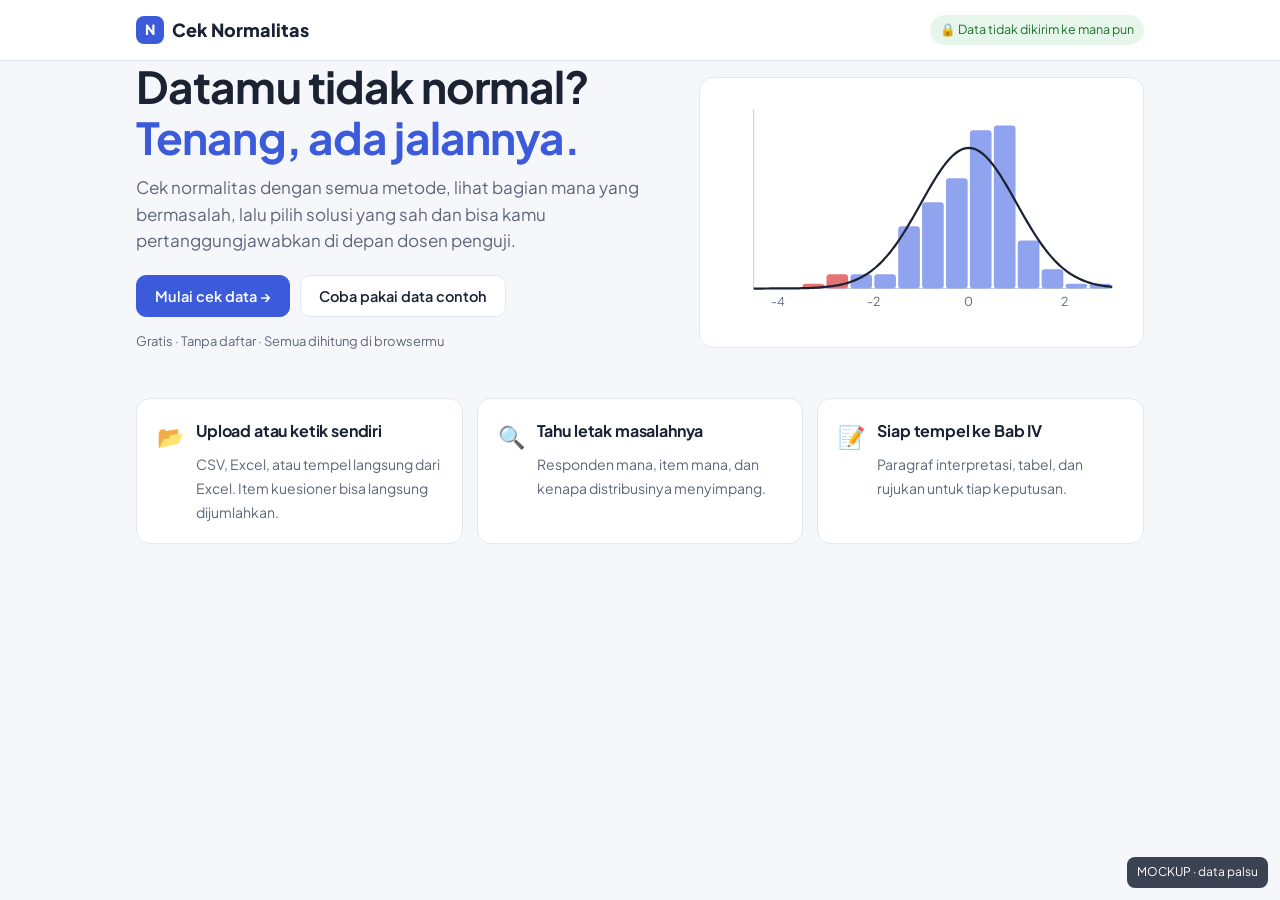
<file: mockup/mockup.html>
<!doctype html>
<html lang="id">
<head>
<meta charset="utf-8">
<meta name="viewport" content="width=device-width, initial-scale=1">
<title>Cek Normalitas (Mockup)</title>
<link rel="preconnect" href="https://fonts.googleapis.com">
<link href="https://fonts.googleapis.com/css2?family=Plus+Jakarta+Sans:wght@400;500;600;700;800&display=swap" rel="stylesheet">
<!-- MOCKUP: semua angka palsu, tidak ada perhitungan statistik sungguhan -->
<style>
:root{
  --bg:#f6f7fb; --card:#fff; --ink:#1b2333; --muted:#5d6779; --line:#e3e7ef;
  --brand:#3b5bdb; --brand-soft:#e8edff;
  --ok:#22702f; --ok-soft:#e6f6ea; --warn:#8a5200; --warn-soft:#fff4dd; --bad:#c92a2a; --bad-soft:#fde8e8;
  --radius:14px;
}
*{box-sizing:border-box}
body{margin:0;background:var(--bg);color:var(--ink);font:15px/1.55 "Plus Jakarta Sans",system-ui,sans-serif}
a{color:var(--brand)}
.wrap{max-width:1040px;margin:0 auto;padding:0 16px}
header{background:#fff;border-bottom:1px solid var(--line);position:sticky;top:0;z-index:5}
.top{display:flex;align-items:center;gap:12px;height:60px}
.logo{font-weight:800;font-size:18px;display:flex;align-items:center;gap:8px;cursor:pointer}
.logo i{width:28px;height:28px;border-radius:8px;background:var(--brand);display:grid;place-items:center;color:#fff;font-style:normal;font-size:14px}
.privacy{margin-left:auto;font-size:12.5px;color:var(--ok);background:var(--ok-soft);padding:5px 10px;border-radius:99px}
.steps{display:flex;gap:4px;overflow-x:auto;padding:10px 0 12px;scrollbar-width:none}
.step{flex:1 0 auto;display:flex;align-items:center;gap:8px;padding:6px 10px;border-radius:10px;font-size:13px;color:var(--muted);cursor:pointer;white-space:nowrap;border:0;background:none;font-family:inherit}
.step b{width:22px;height:22px;border-radius:50%;display:grid;place-items:center;background:var(--line);font-size:12px;color:var(--muted)}
.step.done b{background:var(--ok);color:#fff}
.step.on{background:var(--brand-soft);color:var(--brand);font-weight:600}
.step.on b{background:var(--brand);color:#fff}
main{padding:28px 0 60px}
section.page{display:none}
section.page.on{display:block;animation:fade .25s ease}
@keyframes fade{from{opacity:0;transform:translateY(6px)}to{opacity:1;transform:none}}
h1{font-size:clamp(28px,5vw,44px);line-height:1.15;margin:0 0 12px;letter-spacing:-.02em}
h2{font-size:24px;margin:0 0 4px;letter-spacing:-.01em}
h3{font-size:16px;margin:0 0 8px}
.sub{color:var(--muted);margin:0 0 22px}
.card{background:var(--card);border:1px solid var(--line);border-radius:var(--radius);padding:20px}
.grid{display:grid;gap:14px}
.g2{grid-template-columns:repeat(auto-fit,minmax(280px,1fr))}
.g3{grid-template-columns:repeat(auto-fit,minmax(220px,1fr))}
.btn{display:inline-flex;align-items:center;gap:8px;padding:11px 18px;border-radius:10px;border:1px solid var(--line);background:#fff;font:600 14.5px "Plus Jakarta Sans",sans-serif;cursor:pointer;color:var(--ink)}
.btn.primary{background:var(--brand);border-color:var(--brand);color:#fff}
.btn.small{padding:6px 12px;font-size:13px}
.nav{display:flex;justify-content:space-between;margin-top:24px;gap:10px}
.tabs{display:flex;gap:6px;background:var(--line);padding:4px;border-radius:12px;width:max-content;max-width:100%;overflow-x:auto;margin-bottom:16px}
.tabs button{border:0;background:none;padding:8px 14px;border-radius:9px;font:600 13.5px "Plus Jakarta Sans",sans-serif;color:var(--muted);cursor:pointer;white-space:nowrap}
.tabs button.on{background:#fff;color:var(--ink);box-shadow:0 1px 3px rgba(0,0,0,.08)}
.drop{border:2px dashed #c6cde0;border-radius:var(--radius);padding:36px 16px;text-align:center;background:#fafbff;cursor:pointer}
.drop:hover{border-color:var(--brand)}
.drop .ic{font-size:34px}
.tablewrap{overflow-x:auto;border:1px solid var(--line);border-radius:10px}
table{border-collapse:collapse;width:100%;font-size:13.5px;background:#fff}
th,td{padding:8px 10px;border-bottom:1px solid var(--line);text-align:left;white-space:nowrap}
th{background:#f3f5fa;font-weight:600;color:var(--muted);font-size:12.5px}
tr.flag td{background:var(--bad-soft)}
td.flag{background:var(--bad-soft);color:var(--bad);font-weight:700}
.note{display:flex;gap:10px;padding:12px 14px;border-radius:10px;font-size:14px;margin:10px 0}
.note.warn{background:var(--warn-soft);color:#6b4200}
.note.info{background:var(--brand-soft);color:#24398f}
.note.bad{background:var(--bad-soft);color:#7d1a1a}
.note.ok{background:var(--ok-soft);color:#1d5c2a}
.chip{display:inline-flex;align-items:center;gap:6px;padding:5px 10px;border-radius:99px;border:1px solid var(--line);font-size:13px;margin:3px;background:#fff;cursor:pointer;user-select:none}
.chip.rev{border-color:var(--warn);background:var(--warn-soft)}
.chip.sus{border-color:var(--bad);background:var(--bad-soft)}
.opt{border:1.5px solid var(--line);border-radius:var(--radius);padding:16px;cursor:pointer;background:#fff;transition:.15s}
.opt:hover{border-color:#a8b6ea}
.opt.on{border-color:var(--brand);background:var(--brand-soft)}
.opt .em{font-size:24px}
.opt small{display:block;color:var(--muted);margin-top:4px}
.status{border-radius:var(--radius);padding:18px;border:1px solid}
.status.bad{background:var(--bad-soft);border-color:#f3b5b5}
.status.ok{background:var(--ok-soft);border-color:#b2e0bd}
.status.warn{background:var(--warn-soft);border-color:#f0d293}
.status .lbl{font-size:12px;font-weight:700;text-transform:uppercase;letter-spacing:.05em}
.status .big{font-size:20px;font-weight:800;margin:4px 0}
.pill{font-size:12px;font-weight:700;padding:3px 9px;border-radius:99px;display:inline-block}
.pill.ok{background:var(--ok-soft);color:var(--ok)}
.pill.bad{background:var(--bad-soft);color:var(--bad)}
.pill.warn{background:var(--warn-soft);color:var(--warn)}
.q{display:inline-grid;place-items:center;width:17px;height:17px;border-radius:50%;background:var(--line);font-size:11px;color:var(--muted);cursor:help;margin-left:4px}
details{border:1px solid var(--line);border-radius:10px;background:#fff;margin-top:12px}
summary{padding:12px 14px;cursor:pointer;font-weight:600}
details>div{padding:0 14px 14px}
svg text{font-family:"Plus Jakarta Sans",sans-serif}
.finding{display:flex;gap:14px;align-items:flex-start;padding:16px;border-bottom:1px solid var(--line)}
.finding:last-child{border-bottom:0}
.finding .n{flex:0 0 34px;height:34px;border-radius:10px;display:grid;place-items:center;font-size:18px}
.sol{border:1px solid var(--line);border-radius:var(--radius);background:#fff;margin-bottom:12px;overflow:hidden}
.sol .hd{display:flex;gap:12px;align-items:center;padding:16px;cursor:pointer}
.sol .rank{width:30px;height:30px;border-radius:50%;background:var(--brand);color:#fff;display:grid;place-items:center;font-weight:700;flex:0 0 30px}
.sol .body{display:none;padding:0 16px 16px 58px}
.sol.open .body{display:block}
.compare{display:grid;grid-template-columns:repeat(auto-fit,minmax(240px,1fr));gap:12px}
.report{background:#fff;border:1px solid var(--line);border-radius:10px;padding:18px;font-family:"Times New Roman",serif;font-size:15.5px;line-height:1.7}
.ref{font-size:13.5px;color:var(--muted);padding-left:22px;text-indent:-22px;margin:4px 0}
.hero{display:grid;grid-template-columns:1.2fr 1fr;gap:28px;align-items:center}
@media(max-width:760px){.hero{grid-template-columns:1fr}.sol .body{padding-left:16px}}
.feat{display:flex;gap:12px;align-items:flex-start}
.feat span{font-size:22px}
.mock-badge{position:fixed;bottom:12px;right:12px;background:#1b2333;color:#fff;font-size:12px;padding:6px 10px;border-radius:8px;opacity:.85}
</style>
</head>
<body>
<header>
  <div class="wrap">
    <div class="top">
      <div class="logo" onclick="go(0)"><i>N</i>Cek Normalitas</div>
      <div class="privacy">🔒 Data tidak dikirim ke mana pun</div>
    </div>
    <nav class="steps" id="steps"></nav>
  </div>
</header>

<main class="wrap">

<!-- 0. BERANDA -->
<section class="page" data-title="Beranda">
  <div class="hero">
    <div>
      <h1>Datamu tidak normal?<br><span style="color:var(--brand)">Tenang, ada jalannya.</span></h1>
      <p class="sub" style="font-size:17px">Cek normalitas dengan semua metode, lihat bagian mana yang bermasalah, lalu pilih solusi yang sah dan bisa kamu pertanggungjawabkan di depan dosen penguji.</p>
      <div style="display:flex;gap:10px;flex-wrap:wrap">
        <button class="btn primary" onclick="go(1)">Mulai cek data →</button>
        <button class="btn" onclick="go(1);setTab('contoh')">Coba pakai data contoh</button>
      </div>
      <p style="color:var(--muted);font-size:13px;margin-top:14px">Gratis · Tanpa daftar · Semua dihitung di browsermu</p>
    </div>
    <div class="card">
      <svg id="heroChart" viewBox="0 0 360 200" width="100%"></svg>
    </div>
  </div>
  <div class="grid g3" style="margin-top:34px">
    <div class="card feat"><span>📂</span><div><h2 style="font-size:16px;margin:0 0 8px">Upload atau ketik sendiri</h2><span style="font-size:14px;color:var(--muted)">CSV, Excel, atau tempel langsung dari Excel. Item kuesioner bisa langsung dijumlahkan.</span></div></div>
    <div class="card feat"><span>🔍</span><div><h2 style="font-size:16px;margin:0 0 8px">Tahu letak masalahnya</h2><span style="font-size:14px;color:var(--muted)">Responden mana, item mana, dan kenapa distribusinya menyimpang.</span></div></div>
    <div class="card feat"><span>📝</span><div><h2 style="font-size:16px;margin:0 0 8px">Siap tempel ke Bab IV</h2><span style="font-size:14px;color:var(--muted)">Paragraf interpretasi, tabel, dan rujukan untuk tiap keputusan.</span></div></div>
  </div>
</section>

<!-- 1. DATA -->
<section class="page" data-title="Data">
  <h2>Masukkan datamu</h2>
  <p class="sub">Pilih salah satu cara. Datamu tetap di laptopmu.</p>
  <div class="tabs" id="dataTabs">
    <button data-t="upload" class="on">📂 Upload file</button>
    <button data-t="ketik">⌨️ Ketik sendiri</button>
    <button data-t="contoh">🧪 Pakai contoh</button>
  </div>
  <div data-tab="upload">
    <div class="drop" onclick="showPreview()">
      <div class="ic">📄</div>
      <b>Seret file ke sini atau klik untuk memilih</b>
      <div style="color:var(--muted);font-size:13px">.csv, .xlsx, .xls · baris pertama berisi nama kolom</div>
    </div>
  </div>
  <div data-tab="ketik" hidden>
    <div class="card">
      <div class="grid g3">
        <label>Jumlah variabel Y<br><select class="btn" style="width:100%"><option>1</option><option>2</option><option>3</option></select></label>
        <label>Jumlah variabel X<br><select class="btn" style="width:100%"><option>1</option><option selected>2</option><option>3</option><option>4</option></select></label>
        <label>Jumlah responden<br><input class="btn" style="width:100%" value="30"></label>
      </div>
      <div class="tablewrap" style="margin-top:14px">
        <table><tr><th>#</th><th>Y1</th><th>X1</th><th>X2</th></tr>
        <tr><td>1</td><td contenteditable>42</td><td contenteditable>38</td><td contenteditable>27</td></tr>
        <tr><td>2</td><td contenteditable>47</td><td contenteditable>41</td><td contenteditable>30</td></tr>
        <tr><td>3</td><td contenteditable></td><td contenteditable></td><td contenteditable></td></tr></table>
      </div>
      <p style="font-size:13px;color:var(--muted)">💡 Bisa langsung Ctrl+V dari Excel.</p>
    </div>
  </div>
  <div data-tab="contoh" hidden>
    <div class="grid g2">
      <div class="opt on" onclick="showPreview()"><div class="em">🧠</div><b>Kuesioner psikologi (150 responden)</b><small>Dukungan sosial → kesejahteraan psikologis. Ada efek plafon dan satu item belum dibalik.</small></div>
      <div class="opt" onclick="showPreview()"><div class="em">📊</div><b>Pretest–posttest (40 siswa)</b><small>Data berpasangan, cocok untuk mencoba uji Wilcoxon.</small></div>
    </div>
  </div>
  <div id="preview" hidden style="margin-top:18px">
    <div class="note ok">✅ <span><b>kuesioner_skripsi.xlsx</b> terbaca: 150 baris, 21 kolom (sheet "Data").</span></div>
    <div class="note warn">⚠️ <span>Kolom <b>P3</b> memakai koma desimal ("3,5"). Sudah otomatis dibaca sebagai angka.</span></div>
    <div class="tablewrap"><table id="prevTable"></table></div>
  </div>
  <div class="nav"><button class="btn" onclick="go(0)">← Kembali</button><button class="btn primary" onclick="go(2)">Lanjut: atur variabel →</button></div>
</section>

<!-- 2. VARIABEL -->
<section class="page" data-title="Variabel">
  <h2>Atur variabel</h2>
  <p class="sub">Tentukan kolom mana yang jadi Y dan X. Kalau datamu berupa item kuesioner, pilih item-itemnya dan kami jumlahkan.</p>
  <div class="grid g2">
    <div class="card">
      <div style="display:flex;justify-content:space-between;align-items:center"><h3>Y1 · Kesejahteraan Psikologis</h3><span class="pill ok">Dependen</span></div>
      <div style="font-size:13px;color:var(--muted);margin-bottom:8px">Gabungan 10 item · dijumlahkan · skala 1–5</div>
      <div id="chipsY"></div>
      <div class="note bad">🚩 <span><b>P7</b> berkorelasi negatif dengan total (r = −0,21). Kemungkinan item unfavorable yang belum dibalik. <button class="btn small" onclick="reverseP7(this)">Balik skor P7</button></span></div>
    </div>
    <div class="card">
      <div style="display:flex;justify-content:space-between;align-items:center"><h3>X1 · Dukungan Sosial</h3><span class="pill warn">Independen</span></div>
      <div style="font-size:13px;color:var(--muted);margin-bottom:8px">Gabungan 10 item · dijumlahkan · skala 1–5</div>
      <div id="chipsX"></div>
      <div class="note warn">⚠️ <span>Baris <b>87</b> berisi nilai <b>55</b> di S4 (di luar skala 1–5). Mungkin salah ketik "5". <a href="#">Lihat baris</a></span></div>
    </div>
  </div>
  <p style="font-size:13px;color:var(--muted)">Klik item untuk menandai <span class="chip rev" style="cursor:default">↺ unfavorable</span>. Skornya dibalik: 1↔5, 2↔4.</p>
  <button class="btn small">＋ Tambah variabel X</button> <button class="btn small">＋ Tambah kolom kelompok</button>
  <div class="note info" style="margin-top:14px">ℹ️ <span>3 baris punya sel kosong dan tidak diikutkan. Responden yang dianalisis: <b>147</b>.</span></div>
  <div class="nav"><button class="btn" onclick="go(1)">← Kembali</button><button class="btn primary" onclick="go(3)">Lanjut: pilih tujuan →</button></div>
</section>

<!-- 3. TUJUAN -->
<section class="page" data-title="Tujuan">
  <h2>Kamu mau menganalisis apa?</h2>
  <p class="sub">Ini menentukan <b>apa yang sebenarnya harus normal</b>. Tiap analisis punya syarat yang berbeda.</p>
  <div class="grid g3" id="goals">
    <div class="opt"><div class="em">🔗</div><b>Hubungan dua variabel</b><small>Korelasi Pearson · yang dicek: tiap variabel</small></div>
    <div class="opt on"><div class="em">➡️</div><b>Pengaruh X terhadap Y</b><small>Regresi linear · yang dicek: <b>residual</b></small></div>
    <div class="opt"><div class="em">⚖️</div><b>Bandingkan 2 kelompok</b><small>Uji-t independen · yang dicek: tiap kelompok</small></div>
    <div class="opt"><div class="em">🔁</div><b>Sebelum vs sesudah</b><small>Uji-t berpasangan · yang dicek: selisihnya</small></div>
    <div class="opt"><div class="em">🧩</div><b>Bandingkan &gt;2 kelompok</b><small>ANOVA satu arah · yang dicek: residual</small></div>
    <div class="opt"><div class="em">🔎</div><b>Cuma mau cek normalitas</b><small>Tiap variabel yang dipilih</small></div>
  </div>
  <div class="note info" style="margin-top:16px">💡 <span><b>Tahukah kamu?</b> Untuk regresi, yang harus normal adalah <b>residual</b>, bukan data X atau Y. Lebih dari 70% paper ekologi keliru di sini (Midway &amp; White, 2025).</span></div>
  <div class="nav"><button class="btn" onclick="go(2)">← Kembali</button><button class="btn primary" onclick="go(4)">Jalankan semua uji →</button></div>
</section>

<!-- 4. HASIL -->
<section class="page" data-title="Hasil">
  <h2>Hasil uji normalitas</h2>
  <p class="sub">Regresi: Dukungan Sosial → Kesejahteraan Psikologis · n = 147</p>
  <div class="grid g2">
    <div class="status bad">
      <div class="lbl" style="color:var(--bad)">⛔ Residual regresi</div>
      <div class="big">Tidak normal</div>
      <div style="font-size:14px">Shapiro-Wilk p = 0,001. Residual miring ke kiri (skewness −1,12; z = −5,6). Banyak responden memberi skor tertinggi.</div>
      <button class="btn small primary" style="margin-top:10px" onclick="go(5)">Lihat penyebabnya →</button>
    </div>
    <div class="card">
      <h3>Kenapa kesimpulannya begini?</h3>
      <div style="font-size:14px;color:var(--muted)">Untuk n antara 50 dan 300, kami memakai <b>Shapiro-Wilk</b> ditambah <b>z-skewness/z-kurtosis</b> (batas |z| &lt; 3,29; Kim, 2013). Hasilnya tidak ditentukan dari voting jumlah uji.</div>
      <div style="margin-top:10px;font-size:14px"><b>5 dari 7</b> uji menolak normalitas.</div>
    </div>
  </div>
  <div class="grid g2" style="margin-top:14px">
    <div class="card"><h3>Histogram residual <span class="q" title="Batang = data kamu. Garis = bentuk distribusi normal yang ideal.">?</span></h3><svg id="hist" viewBox="0 0 360 220" width="100%"></svg></div>
    <div class="card"><h3>Q-Q plot <span class="q" title="Kalau normal, titik mengikuti garis. Titik merah = paling menyimpang, klik untuk melihat barisnya.">?</span></h3><svg id="qq" viewBox="0 0 360 220" width="100%"></svg><div id="qqInfo" style="font-size:13px;color:var(--muted)">Klik titik merah untuk melihat respondennya.</div></div>
  </div>
  <details open>
    <summary>Semua uji (7)</summary>
    <div class="tablewrap"><table>
      <tr><th>Uji</th><th>Statistik</th><th>p</th><th>Hasil</th><th>Artinya</th></tr>
      <tr><td>Shapiro-Wilk <span class="q" title="Paling dianjurkan untuk sampel kecil sampai menengah.">?</span></td><td>0,962</td><td>0,001</td><td><span class="pill bad">Tidak normal</span></td><td>Uji utama untuk n = 147</td></tr>
      <tr><td>Kolmogorov-Smirnov (Lilliefors)</td><td>0,094</td><td>0,003</td><td><span class="pill bad">Tidak normal</span></td><td>Versi KS yang benar</td></tr>
      <tr><td>Kolmogorov-Smirnov klasik (SPSS)</td><td>0,094</td><td>0,148</td><td><span class="pill ok">Normal</span></td><td>⚠️ Terlalu longgar, sebaiknya tidak dipakai</td></tr>
      <tr><td>Anderson-Darling</td><td>1,48</td><td>0,001</td><td><span class="pill bad">Tidak normal</span></td><td>Peka terhadap ekor</td></tr>
      <tr><td>Jarque-Bera</td><td>34,2</td><td>&lt;0,001</td><td><span class="pill bad">Tidak normal</span></td><td>Dari skewness &amp; kurtosis</td></tr>
      <tr><td>D'Agostino-Pearson K²</td><td>21,7</td><td>&lt;0,001</td><td><span class="pill bad">Tidak normal</span></td><td>Gabungan skewness &amp; kurtosis</td></tr>
      <tr><td>Skewness / Kurtosis (z)</td><td>−1,12 / 0,84</td><td>z = −5,6 / 2,1</td><td><span class="pill warn">Skewness menyimpang</span></td><td>Kurtosis masih aman</td></tr>
    </table></div>
  </details>
  <div class="nav"><button class="btn" onclick="go(3)">← Kembali</button><button class="btn primary" onclick="go(5)">Kenapa tidak normal? →</button></div>
</section>

<!-- 5. PENYEBAB -->
<section class="page" data-title="Penyebab">
  <h2>Kenapa datamu tidak normal?</h2>
  <p class="sub">Kami menemukan 3 hal. Diurutkan dari yang paling berpengaruh.</p>
  <div class="card" style="padding:0">
    <div class="finding"><div class="n" style="background:var(--bad-soft)">📈</div><div><h3>Efek plafon: 24% responden memberi skor hampir maksimal</h3><div style="font-size:14px;color:var(--muted)">36 dari 147 responden mendapat skor Y ≥ 46 dari maksimum 50. Data menumpuk di ujung kanan, ekor panjang di kiri. Ini sering terjadi pada skala yang item-itemnya mudah disetujui (efek keinginan sosial).</div></div></div>
    <div class="finding"><div class="n" style="background:var(--warn-soft)">🎯</div><div><h3>4 responden dengan residual ekstrem</h3><div style="font-size:14px;color:var(--muted)">Baris 12, 58, 87, dan 131 punya residual terstandar &lt; −3. Baris 87 juga punya nilai di luar skala (lihat langkah 2).</div>
      <div class="tablewrap" style="margin-top:10px"><table>
        <tr><th>Baris</th><th>Y</th><th>X1</th><th>Residual terstandar</th><th>Cook's D</th><th>Dugaan</th></tr>
        <tr class="flag"><td>12</td><td>18</td><td>41</td><td>−3,42</td><td>0,061</td><td>Nilai asli, mungkin menjawab asal?</td></tr>
        <tr class="flag"><td>58</td><td>21</td><td>44</td><td>−3,18</td><td>0,048</td><td>Nilai asli</td></tr>
        <tr class="flag"><td>87</td><td>15</td><td>47</td><td>−3,90</td><td>0,112</td><td>Salah input (S4 = 55)</td></tr>
        <tr class="flag"><td>131</td><td>19</td><td>39</td><td>−3,05</td><td>0,033</td><td>Nilai asli</td></tr>
      </table></div></div></div>
    <div class="finding"><div class="n" style="background:var(--warn-soft)">↺</div><div><h3>Item P7 kemungkinan belum dibalik</h3><div style="font-size:14px;color:var(--muted)">Kalau P7 memang unfavorable, membaliknya akan mengubah skor total. Kembali ke langkah 2 untuk memperbaikinya.</div></div></div>
  </div>
  <div class="nav"><button class="btn" onclick="go(4)">← Kembali</button><button class="btn primary" onclick="go(6)">Lihat solusi →</button></div>
</section>

<!-- 6. SOLUSI -->
<section class="page" data-title="Solusi">
  <h2>Pilihan solusi</h2>
  <p class="sub">Urut dari yang paling dianjurkan. Klik untuk membuka dan menjalankan.</p>

  <div class="sol open"><div class="hd"><div class="rank">1</div><div style="flex:1"><b>Perbaiki salah input dan item yang belum dibalik</b><br><span style="font-size:13px;color:var(--muted)">Baris 87 (S4 = 55) dan item P7</span></div><span class="pill ok">Dianjurkan</span></div>
    <div class="body">Ini bukan manipulasi, karena kamu memperbaiki kesalahan. Cek ke kuesioner asli dulu, lalu uji ulang.
      <div class="note ok" style="margin-top:10px">Setelah diperbaiki: Shapiro-Wilk p = 0,012. Masih tidak normal, tapi skewness turun ke −0,78.</div>
      <button class="btn small primary">Terapkan &amp; uji ulang</button></div></div>

  <div class="sol"><div class="hd"><div class="rank">2</div><div style="flex:1"><b>Apakah kamu memang perlu residual normal?</b><br><span style="font-size:13px;color:var(--muted)">n = 147 cukup besar, uji koefisien regresi relatif tahan</span></div><span class="pill ok">Dianjurkan</span></div>
    <div class="body">Dengan n &gt; 100, uji-t koefisien regresi biasanya tetap akurat walaupun residual tidak normal (teorema limit pusat). Tetap laporkan, dan perkuat dengan solusi 3.</div></div>

  <div class="sol open"><div class="hd"><div class="rank">3</div><div style="flex:1"><b>Pakai metode yang tidak butuh normalitas</b><br><span style="font-size:13px;color:var(--muted)">Regresi dengan bootstrap CI (5.000 sampel) atau Spearman</span></div><span class="pill ok">Dianjurkan</span></div>
    <div class="body">
      <div class="compare">
        <div class="card"><div class="lbl" style="font-size:12px;color:var(--muted)">REGRESI BIASA (OLS)</div><b>β = 0,48</b>, p &lt; 0,001<br><span style="font-size:13px;color:var(--muted)">95% CI [0,34; 0,62]</span></div>
        <div class="card" style="border-color:var(--ok)"><div class="lbl" style="font-size:12px;color:var(--ok)">BOOTSTRAP</div><b>β = 0,48</b><br><span style="font-size:13px;color:var(--muted)">95% CI [0,31; 0,66], tidak melewati 0</span></div>
        <div class="card"><div class="lbl" style="font-size:12px;color:var(--muted)">SPEARMAN</div><b>ρ = 0,44</b>, p &lt; 0,001<br><span style="font-size:13px;color:var(--muted)">Hubungan positif sedang</span></div>
      </div>
      <div class="note ok">✅ Kesimpulannya sama: dukungan sosial berpengaruh positif terhadap kesejahteraan psikologis.</div></div></div>

  <div class="sol"><div class="hd"><div class="rank">4</div><div style="flex:1"><b>Transformasi data</b><br><span style="font-size:13px;color:var(--muted)">Refleksi + log, Box-Cox, atau Yeo-Johnson</span></div><span class="pill warn">Boleh, dengan catatan</span></div>
    <div class="body">Setelah Yeo-Johnson: Shapiro-Wilk p = 0,21 (normal). <b>Catatan:</b> yang kamu analisis jadi skor hasil transformasi, sehingga interpretasi β tidak lagi dalam satuan skor asli.</div></div>

  <div class="sol"><div class="hd"><div class="rank">5</div><div style="flex:1"><b>Mengeluarkan outlier</b><br><span style="font-size:13px;color:var(--muted)">Hanya dengan alasan yang jelas</span></div><span class="pill bad">Hati-hati</span></div>
    <div class="body">Pilih alasan untuk tiap baris (salah input / menjawab asal / di luar populasi). Kami tampilkan hasil dengan dan tanpa outlier berdampingan, dan laporan mencatat jumlah serta alasannya.
      <div class="note bad">🚫 Kami tidak menyediakan "hapus otomatis sampai normal". Itu termasuk manipulasi data.</div></div></div>

  <div class="nav"><button class="btn" onclick="go(5)">← Kembali</button><button class="btn primary" onclick="go(7)">Buat laporan →</button></div>
</section>

<!-- 7. LAPORAN -->
<section class="page" data-title="Laporan">
  <h2>Laporan siap tempel</h2>
  <p class="sub">Salin ke Bab IV, lalu sesuaikan gaya bahasanya.</p>
  <div class="report" id="reportText">
    Uji normalitas dilakukan terhadap residual model regresi dukungan sosial terhadap kesejahteraan psikologis (<i>n</i> = 147) menggunakan uji Shapiro-Wilk serta nilai <i>z</i> skewness dan kurtosis. Hasil menunjukkan residual tidak berdistribusi normal, <i>W</i> = 0,962, <i>p</i> = 0,001, dengan kemiringan negatif (skewness = −1,12; <i>z</i> = −5,60) yang disebabkan oleh efek plafon pada skala kesejahteraan psikologis. Satu data salah input (responden 87) telah diperbaiki sesuai lembar jawaban asli.<br><br>
    Karena asumsi normalitas residual tidak terpenuhi, estimasi interval kepercayaan koefisien regresi dilakukan dengan metode <i>bootstrap</i> (5.000 sampel ulang). Hasil menunjukkan dukungan sosial berpengaruh positif terhadap kesejahteraan psikologis, β = 0,48, 95% CI [0,31; 0,66].
  </div>
  <div style="display:flex;gap:10px;flex-wrap:wrap;margin-top:12px">
    <button class="btn primary" onclick="copyReport(this)">📋 Salin teks</button>
    <button class="btn">⬇️ Unduh data hasil (CSV)</button>
    <button class="btn" onclick="window.print()">🖨️ Cetak / simpan PDF</button>
  </div>
  <h3 style="margin-top:24px">Rujukan untuk keputusanmu</h3>
  <p class="ref">Kim, H.-Y. (2013). Statistical notes for clinical researchers: Assessing normal distribution (2) using skewness and kurtosis. <i>Restorative Dentistry &amp; Endodontics, 38</i>(1), 52–54.</p>
  <p class="ref">Ghasemi, A., &amp; Zahediasl, S. (2012). Normality tests for statistical analysis: A guide for non-statisticians. <i>International Journal of Endocrinology and Metabolism, 10</i>(2), 486–489.</p>
  <p class="ref">Midway, S. R., &amp; White, J. W. (2025). Testing for normality in regression models: Mistakes abound (but may not matter). <i>Royal Society Open Science</i>.</p>
  <div class="nav"><button class="btn" onclick="go(6)">← Kembali</button><button class="btn" onclick="go(0)">Selesai, ke beranda</button></div>
</section>

</main>
<div class="mock-badge">MOCKUP · data palsu</div>

<script>
const pages=[...document.querySelectorAll('section.page')];
const stepsEl=document.getElementById('steps');
let cur=0;
pages.forEach((p,i)=>{ if(!i) return;
  const b=document.createElement('button'); b.className='step'; b.innerHTML=`<b>${i}</b>${p.dataset.title}`; b.onclick=()=>go(i); stepsEl.appendChild(b);});
function go(i){cur=i;pages.forEach((p,j)=>p.classList.toggle('on',j===i));
  [...stepsEl.children].forEach((b,j)=>{b.classList.toggle('on',j+1===i);b.classList.toggle('done',j+1<i);});
  stepsEl.style.display=i?'flex':'none'; scrollTo({top:0,behavior:'smooth'});}
go(0);

// Tab data
function setTab(t){document.querySelectorAll('#dataTabs button').forEach(b=>b.classList.toggle('on',b.dataset.t===t));
  document.querySelectorAll('[data-tab]').forEach(d=>d.hidden=d.dataset.tab!==t);}
document.querySelectorAll('#dataTabs button').forEach(b=>b.onclick=()=>setTab(b.dataset.t));
function showPreview(){const t=document.getElementById('prevTable');
  const cols=['No','P1','P2','P3','P4','P5','…','S1','S2','S3','S4','…'];
  let h='<tr>'+cols.map(c=>`<th>${c}</th>`).join('')+'</tr>';
  [[1,5,4,'3,5',5,4,'…',4,5,4,5,'…'],[2,4,4,4,5,5,'…',3,4,4,4,'…'],[3,5,5,5,5,5,'…',5,5,5,5,'…'],[87,2,1,2,1,2,'…',5,5,4,55,'…']]
   .forEach(r=>h+='<tr>'+r.map(v=>`<td class="${v===55?'flag':''}">${v}</td>`).join('')+'</tr>');
  t.innerHTML=h; document.getElementById('preview').hidden=false;}

// Chip item
function chips(id,prefix){const el=document.getElementById(id);
  for(let i=1;i<=10;i++){const c=document.createElement('span');c.className='chip'+(prefix==='P'&&i===7?' sus':'');
    c.textContent=prefix+i;c.onclick=()=>{c.classList.toggle('rev');c.classList.remove('sus');c.textContent=prefix+i+(c.classList.contains('rev')?' ↺':'');};el.appendChild(c);}}
chips('chipsY','P');chips('chipsX','S');
function reverseP7(btn){const c=[...document.querySelectorAll('#chipsY .chip')][6];c.className='chip rev';c.textContent='P7 ↺';
  btn.closest('.note').className='note ok';btn.closest('span').innerHTML='✅ <b>P7</b> sudah dibalik. Korelasi item-total sekarang r = 0,46.';}

// Opsi tujuan
document.querySelectorAll('#goals .opt').forEach(o=>o.onclick=()=>{document.querySelectorAll('#goals .opt').forEach(x=>x.classList.remove('on'));o.classList.add('on');});
document.querySelectorAll('.sol .hd').forEach(h=>h.onclick=()=>h.parentElement.classList.toggle('open'));
function copyReport(b){navigator.clipboard?.writeText(document.getElementById('reportText').innerText);b.textContent='✅ Tersalin';}

// Data palsu: residual miring kiri (efek plafon), deterministik
let s=7;const rnd=()=>(s=(s*16807)%2147483647)/2147483647;
const gauss=()=>Math.sqrt(-2*Math.log(rnd()))*Math.cos(2*Math.PI*rnd());
const res=Array.from({length:143},()=>{const g=gauss();return g>0?g*0.6:g*1.3}).concat([-3.42,-3.18,-3.9,-3.05]);
const m=res.reduce((a,b)=>a+b)/res.length, sd=Math.sqrt(res.reduce((a,b)=>a+(b-m)**2,0)/(res.length-1));
const z=res.map(v=>(v-m)/sd);
// invers normal (aproksimasi Acklam)
function qnorm(p){const a=[-39.6968302866538,220.946098424521,-275.928510446969,138.357751867269,-30.6647980661472,2.50662827745924],
 b=[-54.4760987982241,161.585836858041,-155.698979859887,66.8013118877197,-13.2806815528857],
 c=[-.00778489400243029,-.322396458041136,-2.40075827716184,-2.54973253934373,4.37466414146497,2.93816398269878],
 d=[.00778469570904146,.32246712907004,2.445134137143,3.75440866190742];
 const lo=.02425;let q,r;
 if(p<lo){q=Math.sqrt(-2*Math.log(p));return(((((c[0]*q+c[1])*q+c[2])*q+c[3])*q+c[4])*q+c[5])/((((d[0]*q+d[1])*q+d[2])*q+d[3])*q+1);}
 if(p>1-lo){q=Math.sqrt(-2*Math.log(1-p));return-(((((c[0]*q+c[1])*q+c[2])*q+c[3])*q+c[4])*q+c[5])/((((d[0]*q+d[1])*q+d[2])*q+d[3])*q+1);}
 q=p-.5;r=q*q;return(((((a[0]*r+a[1])*r+a[2])*r+a[3])*r+a[4])*r+a[5])*q/(((((b[0]*r+b[1])*r+b[2])*r+b[3])*r+b[4])*r+1);}
const NS='http://www.w3.org/2000/svg';
function el(svg,tag,at){const e=document.createElementNS(NS,tag);for(const k in at)e.setAttribute(k,at[k]);svg.appendChild(e);return e;}
function axes(svg,W,H,P){el(svg,'line',{x1:P,y1:H-P,x2:W-10,y2:H-P,stroke:'#c9cfdc'});el(svg,'line',{x1:P,y1:10,x2:P,y2:H-P,stroke:'#c9cfdc'});}
function hist(svg,data,W,H){const P=30,lo=-4.5,hi=3,bins=15,w=(hi-lo)/bins,cnt=Array(bins).fill(0);
  data.forEach(v=>{const i=Math.min(bins-1,Math.max(0,Math.floor((v-lo)/w)));cnt[i]++;});
  const max=Math.max(...cnt)*1.1, X=v=>P+(v-lo)/(hi-lo)*(W-P-10), Y=c=>H-P-c/max*(H-P-10);
  axes(svg,W,H,P);
  cnt.forEach((c,i)=>el(svg,'rect',{x:X(lo+i*w)+1,y:Y(c),width:(W-P-10)/bins-2,height:H-P-Y(c),rx:3,fill:lo+i*w< -2.5?'#e57373':'#8fa3ee'}));
  let d='';for(let v=lo;v<=hi;v+=.05){const y=data.length*w*Math.exp(-v*v/2)/Math.sqrt(2*Math.PI);d+=(d?'L':'M')+X(v)+','+Y(y);}
  el(svg,'path',{d,fill:'none',stroke:'#1b2333','stroke-width':2});
  [-4,-2,0,2].forEach(t=>el(svg,'text',{x:X(t),y:H-P+16,'text-anchor':'middle','font-size':11,fill:'#5d6779'}).textContent=t);}
function qq(svg,data,W,H){const P=30,sorted=data.map((v,i)=>({v,i})).sort((a,b)=>a.v-b.v),n=data.length;
  const X=v=>P+(v+3)/6*(W-P-10),Y=v=>H-P-(v+4.5)/7.5*(H-P-10);axes(svg,W,H,P);
  el(svg,'line',{x1:X(-3),y1:Y(-3),x2:X(3),y2:Y(3),stroke:'#1b2333','stroke-width':1.5,'stroke-dasharray':'5 4'});
  const rows=[12,58,87,131];let k=0;
  sorted.forEach((o,j)=>{const t=qnorm((j+1-.375)/(n+.25)),bad=o.v< -2.8;
    const c=el(svg,'circle',{cx:X(t),cy:Y(o.v),r:bad?5:3.2,fill:bad?'#c92a2a':'#3b5bdb','fill-opacity':bad?1:.6,style:bad?'cursor:pointer':''});
    if(bad){const row=rows[k++%4];c.onclick=()=>document.getElementById('qqInfo').innerHTML=`<b style="color:#c92a2a">Responden baris ${row}</b>: residual terstandar ${o.v.toFixed(2)}. <a href="#" onclick="go(5);return false">Lihat detail →</a>`;}});
  el(svg,'text',{x:W/2,y:H-4,'text-anchor':'middle','font-size':11,fill:'#5d6779'}).textContent='Kuantil teoretis (normal)';}
hist(document.getElementById('hist'),z,360,220);
qq(document.getElementById('qq'),z,360,220);
hist(document.getElementById('heroChart'),z,360,200);
</script>
</body>
</html>
</file>
